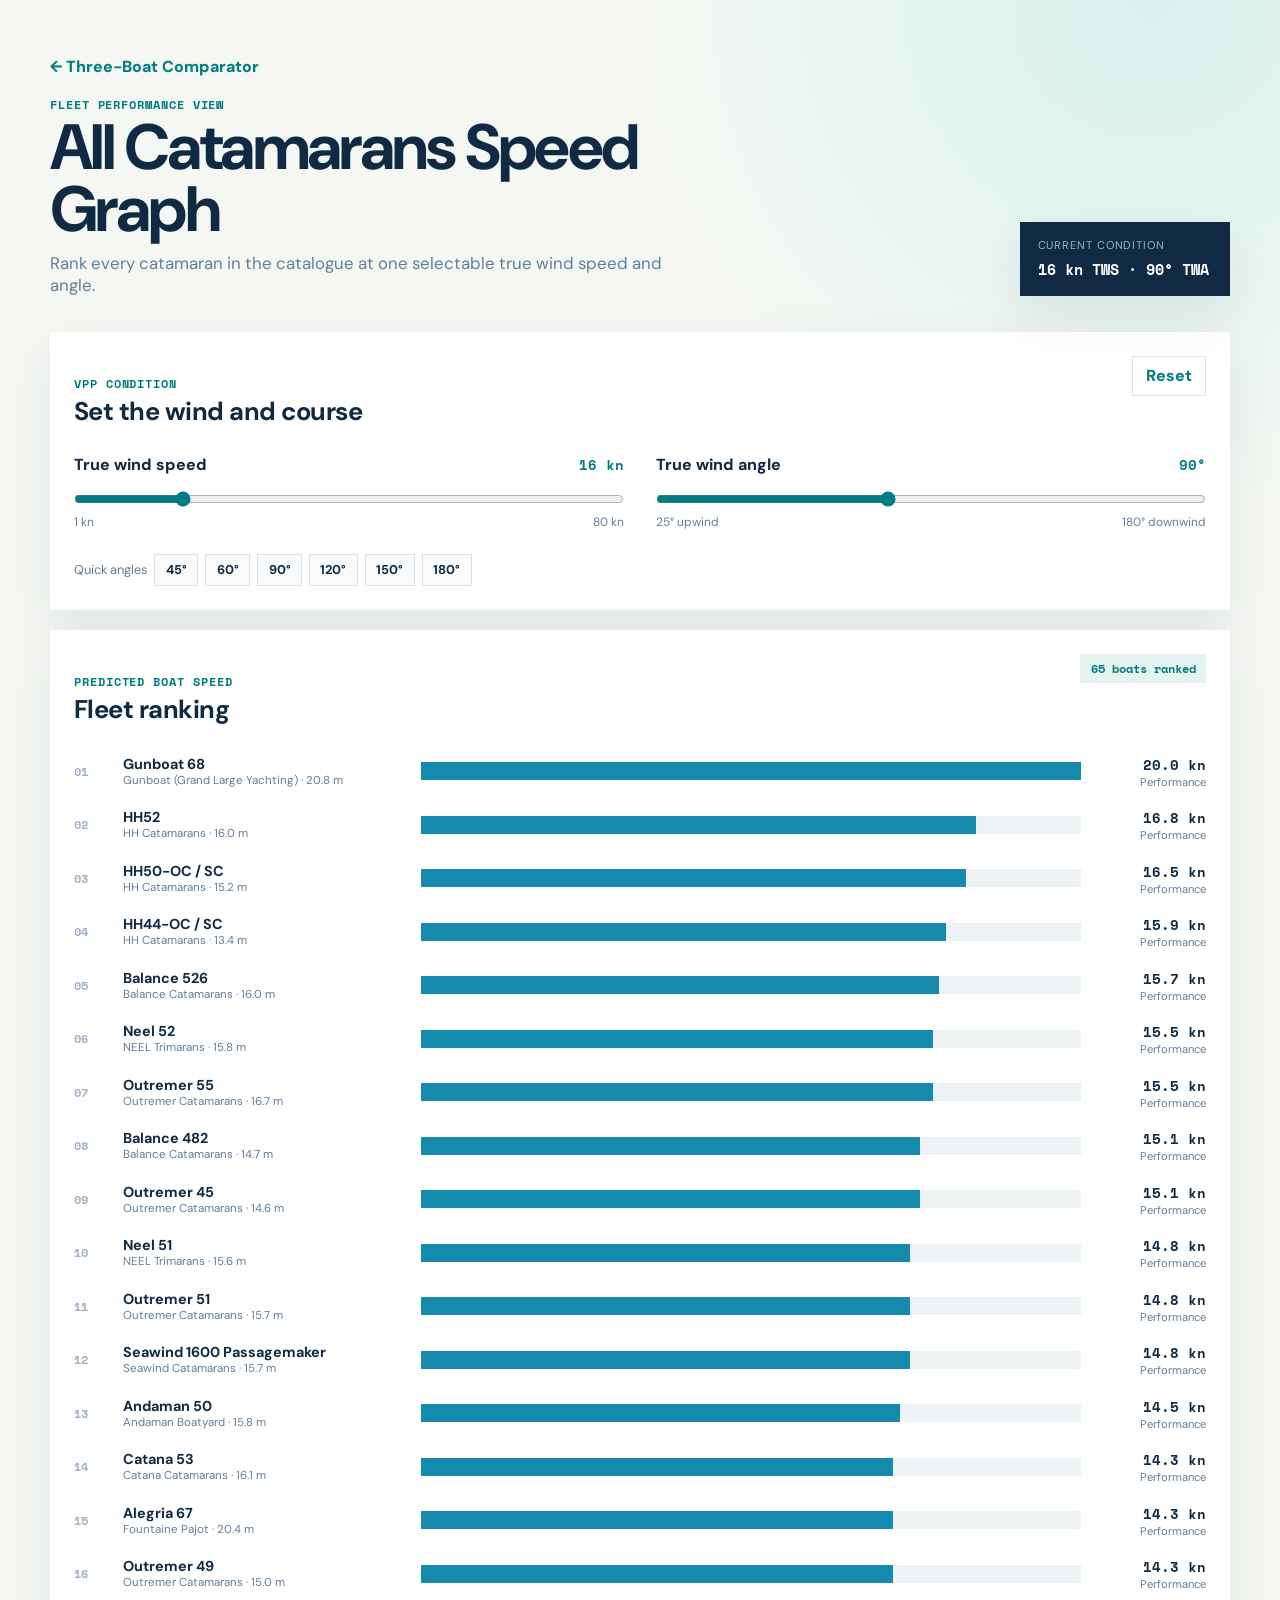
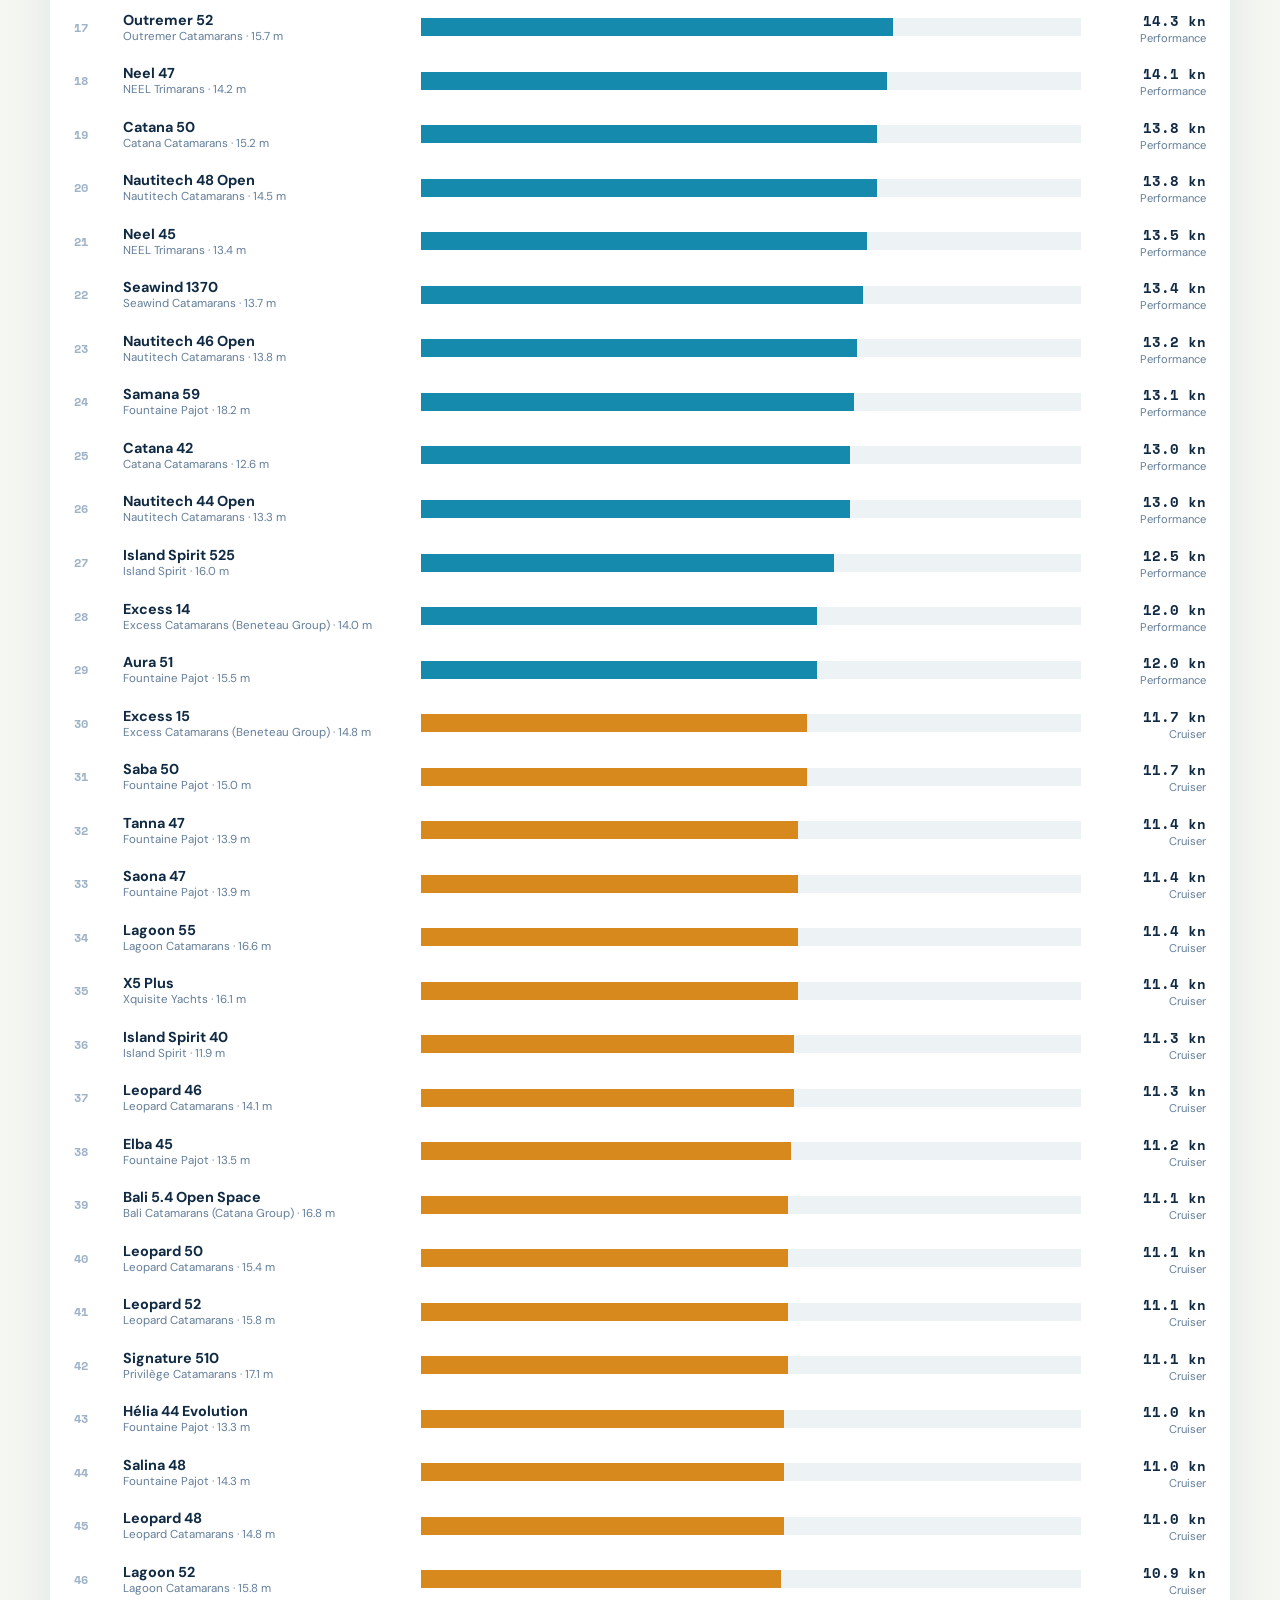
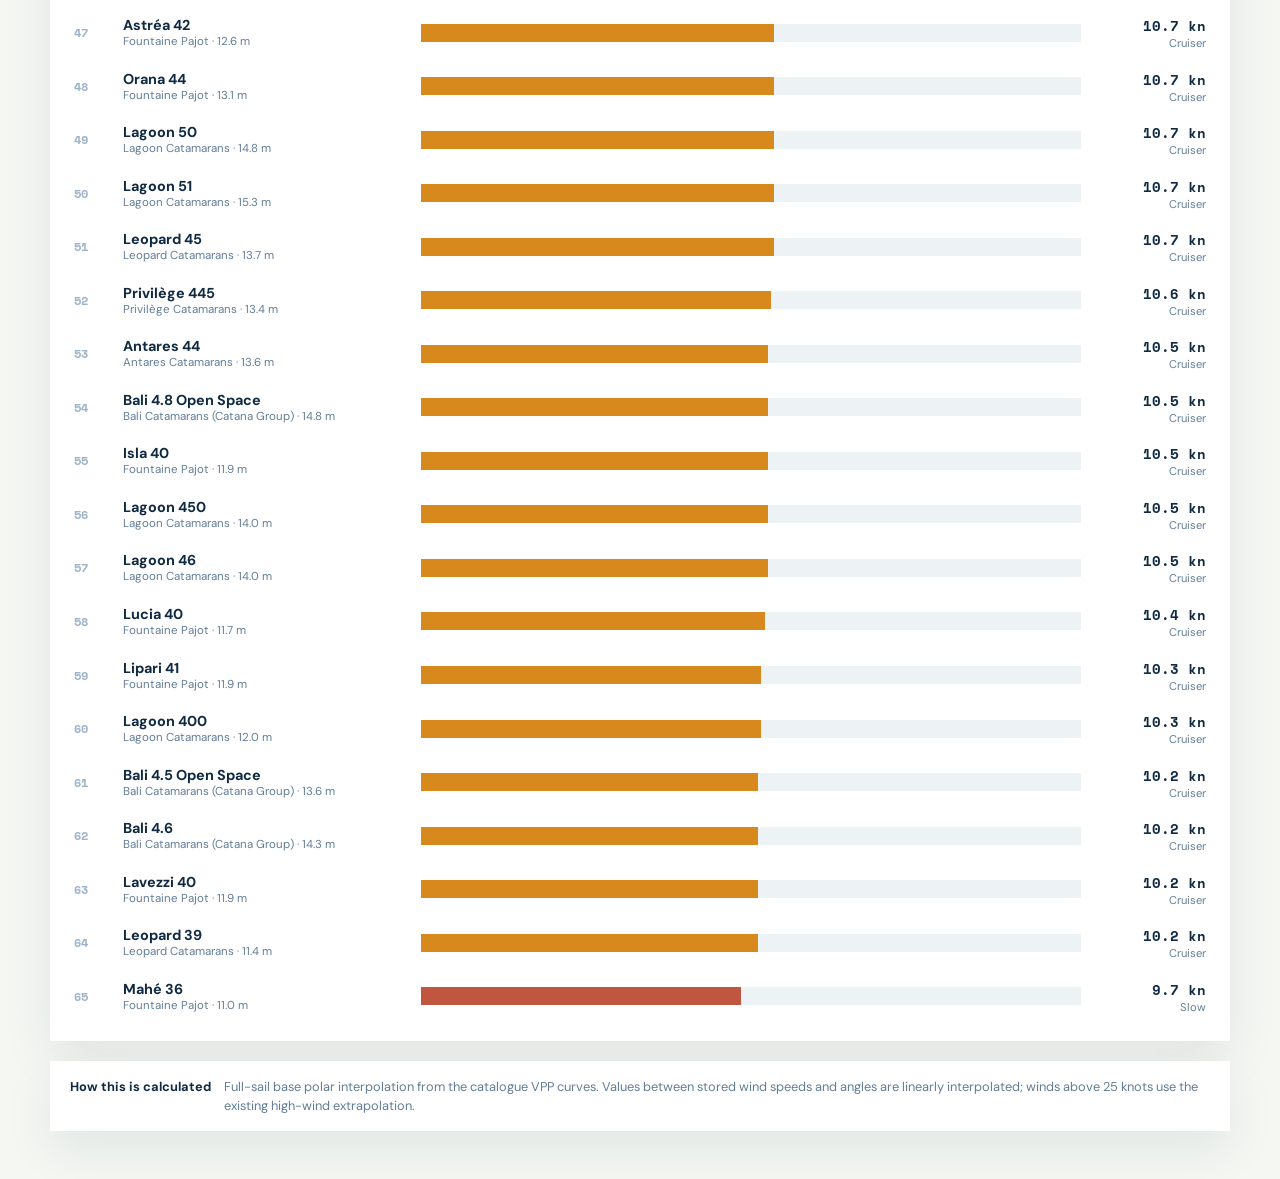
<file: all-catamarans.html>
<!DOCTYPE html>
<html lang="en">
<head>
  <meta charset="UTF-8">
  <meta name="viewport" content="width=device-width, initial-scale=1.0">
  <title>All Catamarans Speed Graph | Catamaran Comparison</title>
  <meta name="description" content="Rank every catalogued catamaran by predicted polar speed at a selectable true wind speed and true wind angle.">
  <link rel="preconnect" href="https://fonts.googleapis.com">
  <link rel="preconnect" href="https://fonts.gstatic.com" crossorigin>
  <link href="https://fonts.googleapis.com/css2?family=DM+Sans:wght@400;500;600;700;800&family=Space+Mono:wght@400;700&display=swap" rel="stylesheet">
  <link rel="stylesheet" href="all-catamarans.css">
</head>
<body>
  <header class="fleet-header">
    <div>
      <a class="back-link" href="index.html">← Three-Boat Comparator</a>
      <p class="eyebrow">Fleet performance view</p>
      <h1>All Catamarans Speed Graph</h1>
      <p class="lede">Rank every catamaran in the catalogue at one selectable true wind speed and angle.</p>
    </div>
    <div class="condition-readout" aria-live="polite">
      <span>Current condition</span>
      <strong id="conditionReadout">16 kn TWS · 90° TWA</strong>
    </div>
  </header>

  <main class="fleet-main">
    <section class="control-panel" aria-labelledby="controlsTitle">
      <div class="panel-heading">
        <div>
          <p class="eyebrow">VPP condition</p>
          <h2 id="controlsTitle">Set the wind and course</h2>
        </div>
        <button id="resetBtn" class="reset-button" type="button">Reset</button>
      </div>
      <div class="controls-grid">
        <label class="control-field" for="twsInput">
          <span class="control-label"><span>True wind speed</span><output id="twsValue">16 kn</output></span>
          <input id="twsInput" type="range" min="1" max="80" step="1" value="16">
          <span class="range-hint"><span>1 kn</span><span>80 kn</span></span>
        </label>
        <label class="control-field" for="twaInput">
          <span class="control-label"><span>True wind angle</span><output id="twaValue">90°</output></span>
          <input id="twaInput" type="range" min="25" max="180" step="1" value="90">
          <span class="range-hint"><span>25° upwind</span><span>180° downwind</span></span>
        </label>
      </div>
      <div class="angle-presets" aria-label="True wind angle presets">
        <span>Quick angles</span>
        <button type="button" data-twa="45">45°</button>
        <button type="button" data-twa="60">60°</button>
        <button type="button" data-twa="90">90°</button>
        <button type="button" data-twa="120">120°</button>
        <button type="button" data-twa="150">150°</button>
        <button type="button" data-twa="180">180°</button>
      </div>
    </section>

    <section class="graph-section" aria-labelledby="graphTitle">
      <div class="graph-heading">
        <div>
          <p class="eyebrow">Predicted boat speed</p>
          <h2 id="graphTitle">Fleet ranking</h2>
        </div>
        <span id="fleetCount" class="fleet-count"></span>
      </div>
      <div id="graph" class="speed-graph" role="img" aria-label="Ranked catamaran speed graph"></div>
    </section>

    <section class="method-note">
      <strong>How this is calculated</strong>
      <span>Full-sail base polar interpolation from the catalogue VPP curves. Values between stored wind speeds and angles are linearly interpolated; winds above 25 knots use the existing high-wind extrapolation.</span>
    </section>
  </main>

  <script src="data.js?v=2026-10-16-4"></script>
  <script src="calculations.js"></script>
  <script src="all-catamarans.js"></script>
</body>
</html>
</file>
<file: all-catamarans.css>
* { box-sizing: border-box; }

:root {
  --ink: #102a43;
  --muted: #627d98;
  --paper: #f4f7f2;
  --panel: #ffffff;
  --line: #d9e2ec;
  --teal: #007c83;
  --blue: #168aad;
  --green: #2a9d68;
  --gold: #d8891e;
  --shadow: 0 18px 50px rgba(16, 42, 67, 0.08);
}

body {
  margin: 0;
  color: var(--ink);
  background: radial-gradient(circle at 90% 0%, #d9f1ed 0, transparent 32rem), var(--paper);
  font-family: "DM Sans", sans-serif;
}

button, input { font: inherit; }
button { cursor: pointer; }

.fleet-header, .fleet-main {
  width: min(1180px, calc(100% - 2rem));
  margin: 0 auto;
}

.fleet-header {
  display: flex;
  align-items: end;
  justify-content: space-between;
  gap: 2rem;
  padding: 3.5rem 0 2.25rem;
}

.back-link { color: var(--teal); font-weight: 800; text-decoration: none; }
.eyebrow { margin: 1.4rem 0 .35rem; color: var(--teal); font: 700 .72rem/1 "Space Mono", monospace; letter-spacing: .08em; text-transform: uppercase; }
h1, h2, p { margin-top: 0; }
h1 { max-width: 700px; margin-bottom: .6rem; font-size: clamp(2.2rem, 5vw, 4.6rem); line-height: .98; letter-spacing: -.04em; }
h2 { margin-bottom: 0; font-size: 1.6rem; letter-spacing: -.02em; }
.lede { max-width: 650px; margin-bottom: 0; color: var(--muted); font-size: 1.05rem; }
.condition-readout { min-width: 210px; padding: 1rem 1.1rem; background: var(--ink); color: #fff; box-shadow: var(--shadow); }
.condition-readout span, .condition-readout strong { display: block; }
.condition-readout span { color: #9fb3c8; font-size: .7rem; text-transform: uppercase; letter-spacing: .08em; }
.condition-readout strong { margin-top: .35rem; font: 700 .95rem "Space Mono", monospace; }

.control-panel, .graph-section, .method-note { background: var(--panel); box-shadow: var(--shadow); }
.control-panel { padding: 1.5rem; }
.panel-heading, .graph-heading { display: flex; align-items: start; justify-content: space-between; gap: 1rem; }
.reset-button { border: 1px solid var(--line); padding: .55rem .8rem; background: #fff; color: var(--teal); font-weight: 800; }
.controls-grid { display: grid; grid-template-columns: repeat(2, minmax(0, 1fr)); gap: 2rem; margin-top: 1.6rem; }
.control-label, .range-hint { display: flex; justify-content: space-between; gap: 1rem; }
.control-label { font-weight: 800; }
.control-label output { color: var(--teal); font: 700 .9rem "Space Mono", monospace; }
input[type="range"] { width: 100%; margin: 1rem 0 .45rem; accent-color: var(--teal); }
.range-hint { color: var(--muted); font-size: .75rem; }
.angle-presets { display: flex; align-items: center; flex-wrap: wrap; gap: .45rem; margin-top: 1.5rem; color: var(--muted); font-size: .8rem; }
.angle-presets button { border: 1px solid var(--line); padding: .4rem .65rem; background: #f8fafc; color: var(--ink); font-weight: 700; }
.angle-presets button:hover { border-color: var(--teal); color: var(--teal); }

.graph-section { margin-top: 1.25rem; padding: 1.5rem; }
.fleet-count { padding: .4rem .65rem; background: #e5f4f0; color: var(--teal); font: 700 .75rem "Space Mono", monospace; }
.speed-graph { display: grid; gap: .72rem; margin-top: 1.5rem; }
.speed-row { display: grid; grid-template-columns: 2.25rem minmax(180px, 1.3fr) minmax(140px, 3fr) 7rem; align-items: center; gap: .8rem; min-height: 42px; }
.rank { color: #9fb3c8; font: 700 .75rem "Space Mono", monospace; }
.boat-label { min-width: 0; }
.boat-label strong, .boat-label span, .speed-value strong, .speed-value span { display: block; }
.boat-label strong { overflow: hidden; text-overflow: ellipsis; white-space: nowrap; font-size: .9rem; }
.boat-label span { overflow: hidden; text-overflow: ellipsis; white-space: nowrap; color: var(--muted); font-size: .72rem; }
.bar-track { height: 18px; overflow: hidden; background: #edf2f5; }
.bar-fill { height: 100%; min-width: 3%; transition: width .2s ease; }
.bar-fill.slow { background: #c05640; }
.bar-fill.cruiser { background: var(--gold); }
.bar-fill.performance { background: var(--blue); }
.bar-fill.racer { background: var(--green); }
.speed-value { text-align: right; }
.speed-value strong { font: 700 .9rem "Space Mono", monospace; }
.speed-value span { color: var(--muted); font-size: .7rem; }
.method-note { display: flex; gap: .8rem; margin: 1.25rem 0 3rem; padding: 1rem 1.25rem; color: var(--muted); font-size: .8rem; line-height: 1.5; }
.method-note strong { flex: 0 0 auto; color: var(--ink); }

@media (max-width: 720px) {
  .fleet-header { display: block; padding-top: 2rem; }
  .condition-readout { margin-top: 1.5rem; }
  .controls-grid { grid-template-columns: 1fr; gap: 1.2rem; }
  .speed-row { grid-template-columns: 1.8rem minmax(135px, 1.3fr) 5.5rem; gap: .5rem; }
  .bar-track { grid-column: 2 / 4; grid-row: 2; }
  .speed-value { grid-column: 3; grid-row: 1; }
  .method-note { display: block; }
  .method-note strong { display: block; margin-bottom: .35rem; }
}
</file>
